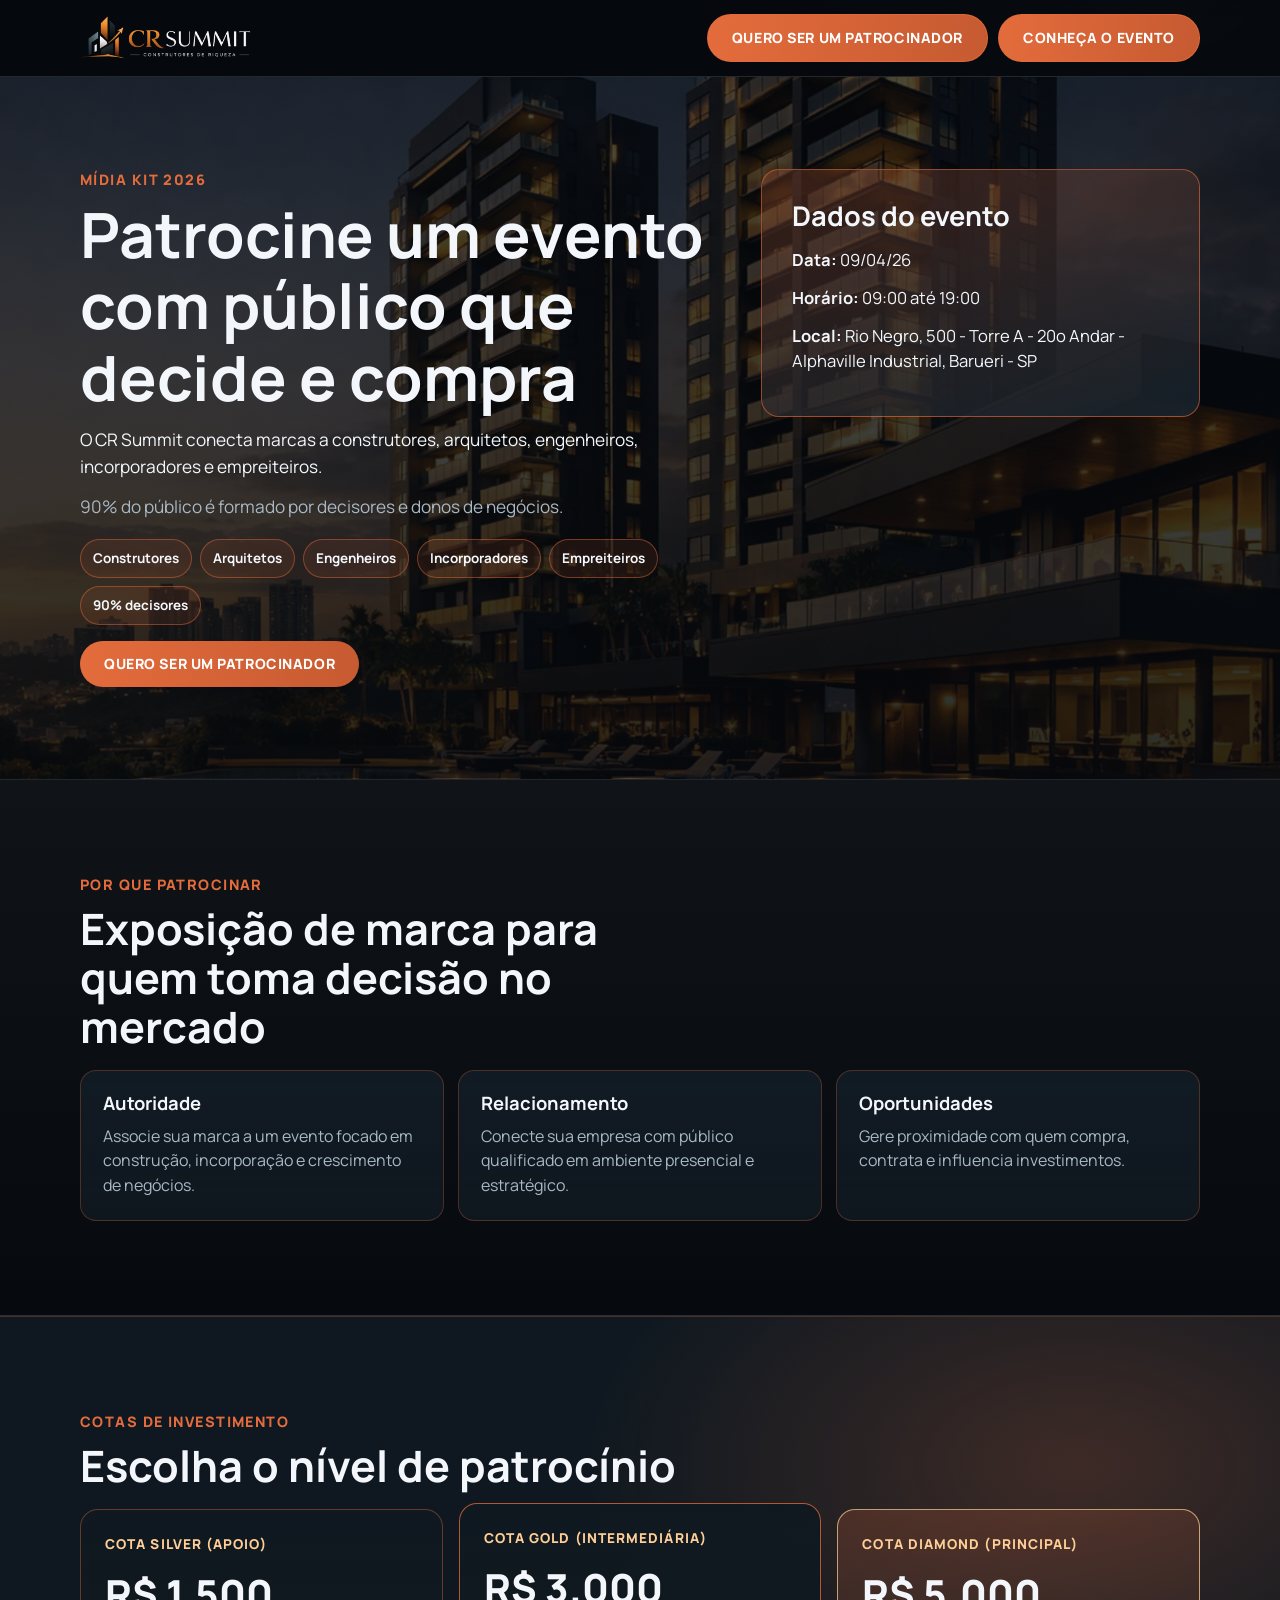
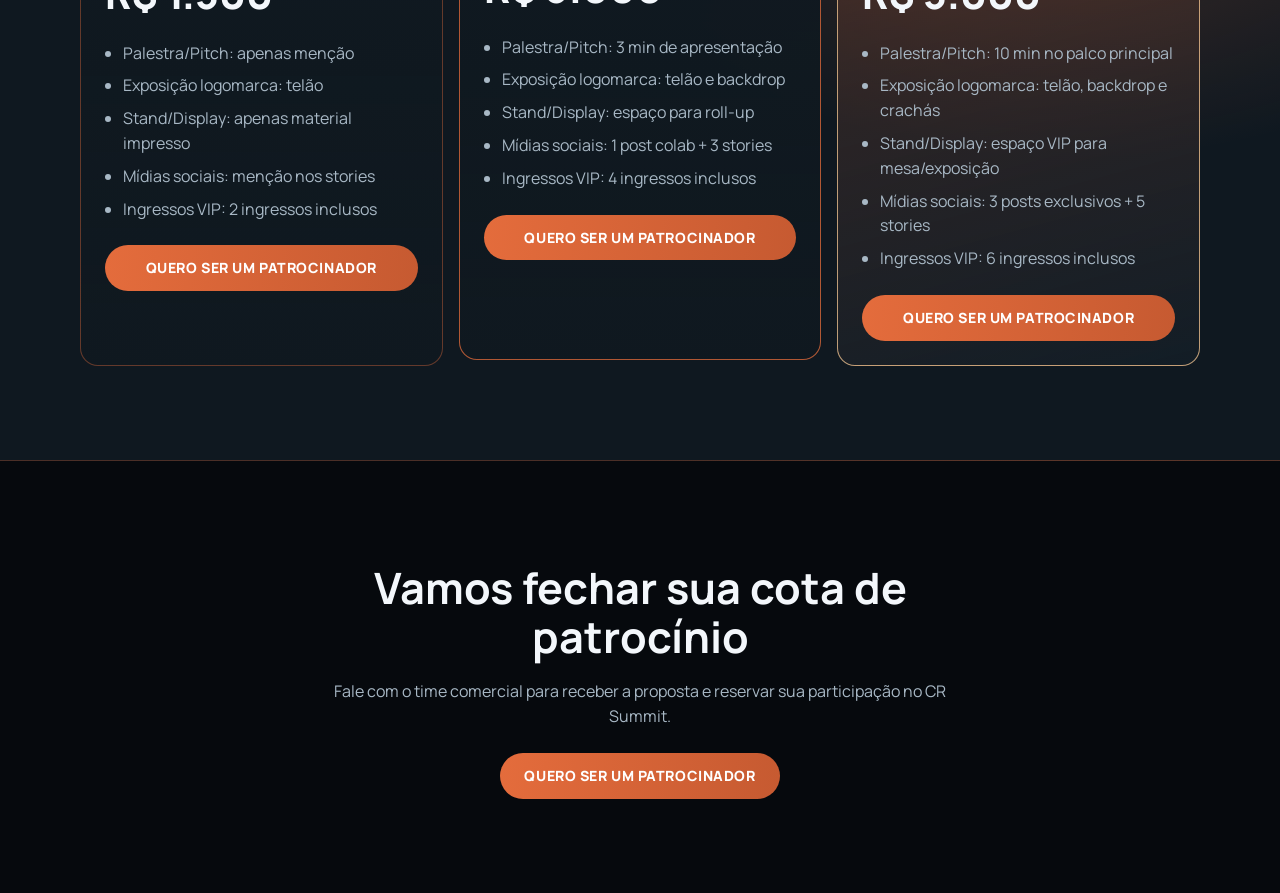
<file: patrocinadores/index.html>
<!doctype html>
<html lang="pt-BR">
  <head>
    <meta charset="UTF-8" />
    <meta name="viewport" content="width=device-width, initial-scale=1.0" />
    <title>Mídia Kit | Patrocinadores CR Summit</title>
    <meta
      name="description"
      content="Página de mídia kit para captação de patrocinadores do CR Summit."
    />
    <link rel="preconnect" href="https://fonts.googleapis.com" />
    <link rel="preconnect" href="https://fonts.gstatic.com" crossorigin />
    <link
      href="https://fonts.googleapis.com/css2?family=Manrope:wght@400;500;700;800&display=swap"
      rel="stylesheet"
    />
    <link rel="stylesheet" href="./midia-kit-patrocinadores.css?v=20260323-2" />
  </head>
  <body>
    <header class="topbar">
      <div class="container topbar-wrap">
        <img src="../assets/images/logo-v2.webp" alt="CR Summit" class="logo" />
        <div class="topbar-actions">
          <a class="btn btn-outline" href="https://wa.me/5511999172001" target="_blank" rel="noopener noreferrer">Quero ser um patrocinador</a>
          <a class="btn btn-outline" href="../index.html">Conheça o evento</a>
        </div>
      </div>
    </header>

    <main>
      <section class="hero">
        <div class="container hero-grid">
          <div>
            <p class="kicker">Mídia Kit 2026</p>
            <h1>Patrocine um evento com público que decide e compra</h1>
            <p class="lead">
              O CR Summit conecta marcas a construtores, arquitetos, engenheiros,
              incorporadores e empreiteiros.
            </p>
            <p class="lead muted">
              90% do público é formado por decisores e donos de negócios.
            </p>
            <div class="chips">
              <span>Construtores</span>
              <span>Arquitetos</span>
              <span>Engenheiros</span>
              <span>Incorporadores</span>
              <span>Empreiteiros</span>
              <span>90% decisores</span>
            </div>
            <div class="hero-actions">
              <a class="btn" href="https://wa.me/5511999172001?text=Tenho%20interesse%20em%20patrocinar%20o%20CR%20Summit" target="_blank" rel="noopener noreferrer">Quero ser um patrocinador</a>
            </div>
          </div>

          <aside class="event-card">
            <h2>Dados do evento</h2>
            <p><strong>Data:</strong> 09/04/26</p>
            <p><strong>Horário:</strong> 09:00 até 19:00</p>
            <p>
              <strong>Local:</strong> Rio Negro, 500 - Torre A - 20o Andar -
              Alphaville Industrial, Barueri - SP
            </p>
          </aside>
        </div>
      </section>

      <section class="section section-dark">
        <div class="container">
          <p class="kicker">Por que patrocinar</p>
          <h2>Exposição de marca para quem toma decisão no mercado</h2>
          <div class="benefits">
            <article class="card">
              <h3>Autoridade</h3>
              <p>
                Associe sua marca a um evento focado em construção, incorporação
                e crescimento de negócios.
              </p>
            </article>
            <article class="card">
              <h3>Relacionamento</h3>
              <p>
                Conecte sua empresa com público qualificado em ambiente
                presencial e estratégico.
              </p>
            </article>
            <article class="card">
              <h3>Oportunidades</h3>
              <p>
                Gere proximidade com quem compra, contrata e influencia
                investimentos.
              </p>
            </article>
          </div>
        </div>
      </section>

      <section class="section section-pricing" id="cotas">
        <div class="container">
          <p class="kicker">Cotas de investimento</p>
          <h2>Escolha o nível de patrocínio</h2>
          <div class="pricing-grid">
            <article class="tier tier-silver">
              <p class="tier-name">Cota Silver (Apoio)</p>
              <p class="tier-price">R$ 1.500</p>
              <ul>
                <li>Palestra/Pitch: apenas menção</li>
                <li>Exposição logomarca: telão</li>
                <li>Stand/Display: apenas material impresso</li>
                <li>Mídias sociais: menção nos stories</li>
                <li>Ingressos VIP: 2 ingressos inclusos</li>
              </ul>
              <a class="btn tier-btn" href="https://wa.me/5511999172001?text=Tenho%20interesse%20na%20cota%20Silver%20(Apoio)" target="_blank" rel="noopener noreferrer">Quero ser um patrocinador</a>
            </article>

            <article class="tier tier-gold">
              <p class="tier-name">Cota Gold (Intermediária)</p>
              <p class="tier-price">R$ 3.000</p>
              <ul>
                <li>Palestra/Pitch: 3 min de apresentação</li>
                <li>Exposição logomarca: telão e backdrop</li>
                <li>Stand/Display: espaço para roll-up</li>
                <li>Mídias sociais: 1 post colab + 3 stories</li>
                <li>Ingressos VIP: 4 ingressos inclusos</li>
              </ul>
              <a class="btn tier-btn" href="https://wa.me/5511999172001?text=Tenho%20interesse%20na%20cota%20Gold%20(Intermediaria)" target="_blank" rel="noopener noreferrer">Quero ser um patrocinador</a>
            </article>

            <article class="tier tier-diamond">
              <p class="tier-name">Cota Diamond (Principal)</p>
              <p class="tier-price">R$ 5.000</p>
              <ul>
                <li>Palestra/Pitch: 10 min no palco principal</li>
                <li>Exposição logomarca: telão, backdrop e crachás</li>
                <li>Stand/Display: espaço VIP para mesa/exposição</li>
                <li>Mídias sociais: 3 posts exclusivos + 5 stories</li>
                <li>Ingressos VIP: 6 ingressos inclusos</li>
              </ul>
              <a class="btn tier-btn" href="https://wa.me/5511999172001?text=Tenho%20interesse%20na%20cota%20Diamond%20(Principal)" target="_blank" rel="noopener noreferrer">Quero ser um patrocinador</a>
            </article>
          </div>
        </div>
      </section>

      <section class="section section-cta" id="contato">
        <div class="container cta-wrap">
          <h2>Vamos fechar sua cota de patrocínio</h2>
          <p>
            Fale com o time comercial para receber a proposta e reservar sua
            participação no CR Summit.
          </p>
          <a class="btn" href="https://wa.me/5511999172001?text=Tenho%20interesse%20em%20patrocinar%20o%20CR%20Summit" target="_blank" rel="noopener noreferrer">Quero ser um patrocinador</a>
        </div>
      </section>
    </main>
  </body>
</html>
</file>
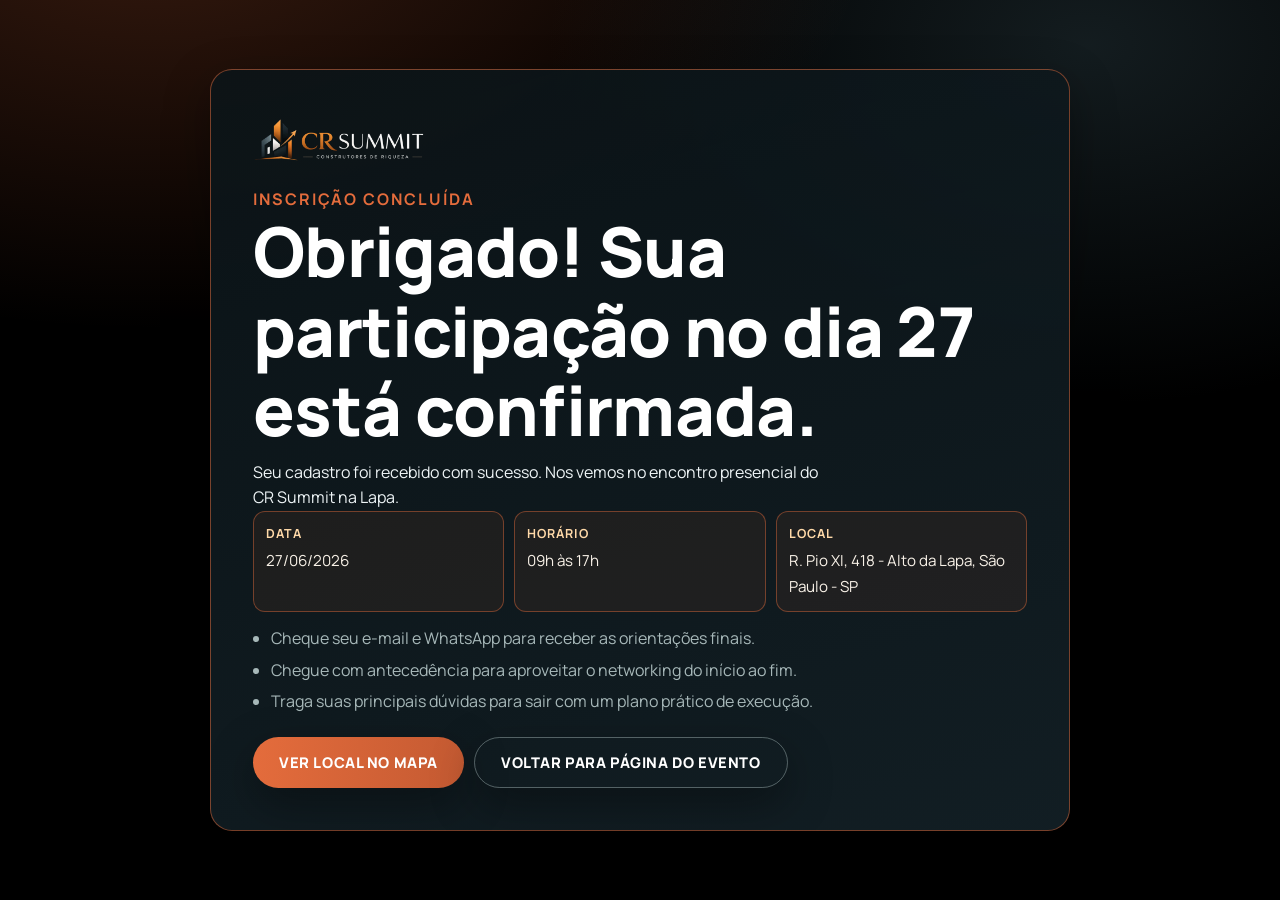
<file: encontro/obrigado/index.html>
<!doctype html>
<html lang="pt-BR">
  <head>
    <meta charset="UTF-8" />
    <meta name="viewport" content="width=device-width, initial-scale=1.0" />
    <title>CR Summit | Participação Confirmada</title>
    <meta
      name="description"
      content="Participação confirmada no encontro do dia 27 de junho do CR Summit. Confira os detalhes e próximos passos."
    />
    <link rel="preconnect" href="https://fonts.googleapis.com" />
    <link rel="preconnect" href="https://fonts.gstatic.com" crossorigin />
    <link
      href="https://fonts.googleapis.com/css2?family=Manrope:wght@400;500;600;700;800&display=swap"
      rel="stylesheet"
    />
    <link rel="stylesheet" href="../../styles.css?v=20260323-1225" />
    <style>
      body.obrigado-page {
        min-height: 100vh;
        padding-bottom: 0;
        display: flex;
        align-items: center;
      }

      .obrigado-wrap {
        width: min(860px, 92%);
        margin: 40px auto;
      }

      .obrigado-card {
        border-radius: 22px;
        border: 1px solid rgba(228, 108, 60, 0.5);
        background: linear-gradient(165deg, rgba(11, 20, 24, 0.9), rgba(22, 37, 44, 0.8));
        box-shadow: 0 16px 45px rgba(0, 0, 0, 0.35);
        padding: clamp(24px, 4vw, 42px);
      }

      .obrigado-logo {
        width: 172px;
        margin-bottom: 18px;
      }

      .obrigado-card h1 {
        max-width: 18ch;
        margin-bottom: 10px;
      }

      .obrigado-card p {
        margin: 0;
      }

      .obrigado-lead {
        color: #eef4f6;
        max-width: 58ch;
        margin-bottom: 18px;
      }

      .obrigado-grid {
        display: grid;
        grid-template-columns: repeat(3, minmax(0, 1fr));
        gap: 10px;
        margin: 0 0 14px;
      }

      .obrigado-item {
        margin: 0;
        padding: 12px;
        border-radius: 12px;
        border: 1px solid rgba(228, 108, 60, 0.44);
        background: rgba(228, 108, 60, 0.08);
      }

      .obrigado-item strong {
        display: block;
        color: #ffd9a8;
        font-size: 0.78rem;
        text-transform: uppercase;
        letter-spacing: 0.08em;
        margin-bottom: 4px;
      }

      .obrigado-item span {
        color: #f8f1e7;
        font-size: 0.95rem;
        line-height: 1.35;
      }

      .obrigado-next {
        margin: 0 0 22px;
        padding-left: 18px;
        color: #a7b8b9;
      }

      .obrigado-next li {
        margin-bottom: 6px;
      }

      .obrigado-actions {
        display: flex;
        flex-wrap: wrap;
        gap: 10px;
      }

      .btn.btn-outline {
        background: transparent;
        border: 1px solid rgba(167, 184, 185, 0.45);
      }

      @media (max-width: 860px) {
        body.obrigado-page {
          align-items: flex-start;
        }

        .obrigado-wrap {
          margin-top: 22px;
          margin-bottom: 24px;
        }

        .obrigado-grid {
          grid-template-columns: 1fr;
        }
      }
    </style>
  </head>
  <body class="obrigado-page">
    <main class="obrigado-wrap">
      <section class="obrigado-card" aria-labelledby="titulo-obrigado">
        <img class="obrigado-logo" src="../../assets/images/logo-v2.webp" alt="CR Summit" />
        <p class="eyebrow">Inscrição concluída</p>
        <h1 id="titulo-obrigado">Obrigado! Sua participação no dia 27 está confirmada.</h1>
        <p class="obrigado-lead">
          Seu cadastro foi recebido com sucesso. Nos vemos no encontro presencial do CR Summit na Lapa.
        </p>

        <div class="obrigado-grid" aria-label="Detalhes do encontro">
          <p class="obrigado-item"><strong>Data</strong><span>27/06/2026</span></p>
          <p class="obrigado-item"><strong>Horário</strong><span>09h às 17h</span></p>
          <p class="obrigado-item">
            <strong>Local</strong>
            <span>R. Pio XI, 418 - Alto da Lapa, São Paulo - SP</span>
          </p>
        </div>

        <ul class="obrigado-next">
          <li>Cheque seu e-mail e WhatsApp para receber as orientações finais.</li>
          <li>Chegue com antecedência para aproveitar o networking do início ao fim.</li>
          <li>Traga suas principais dúvidas para sair com um plano prático de execução.</li>
        </ul>

        <div class="obrigado-actions">
          <a class="btn" href="https://share.google/iznhdN9aXXvI6bwbH" target="_blank" rel="noopener noreferrer">
            Ver local no mapa
          </a>
          <a class="btn btn-outline" href="../">Voltar para página do evento</a>
        </div>
      </section>
    </main>
  </body>
</html>
</file>
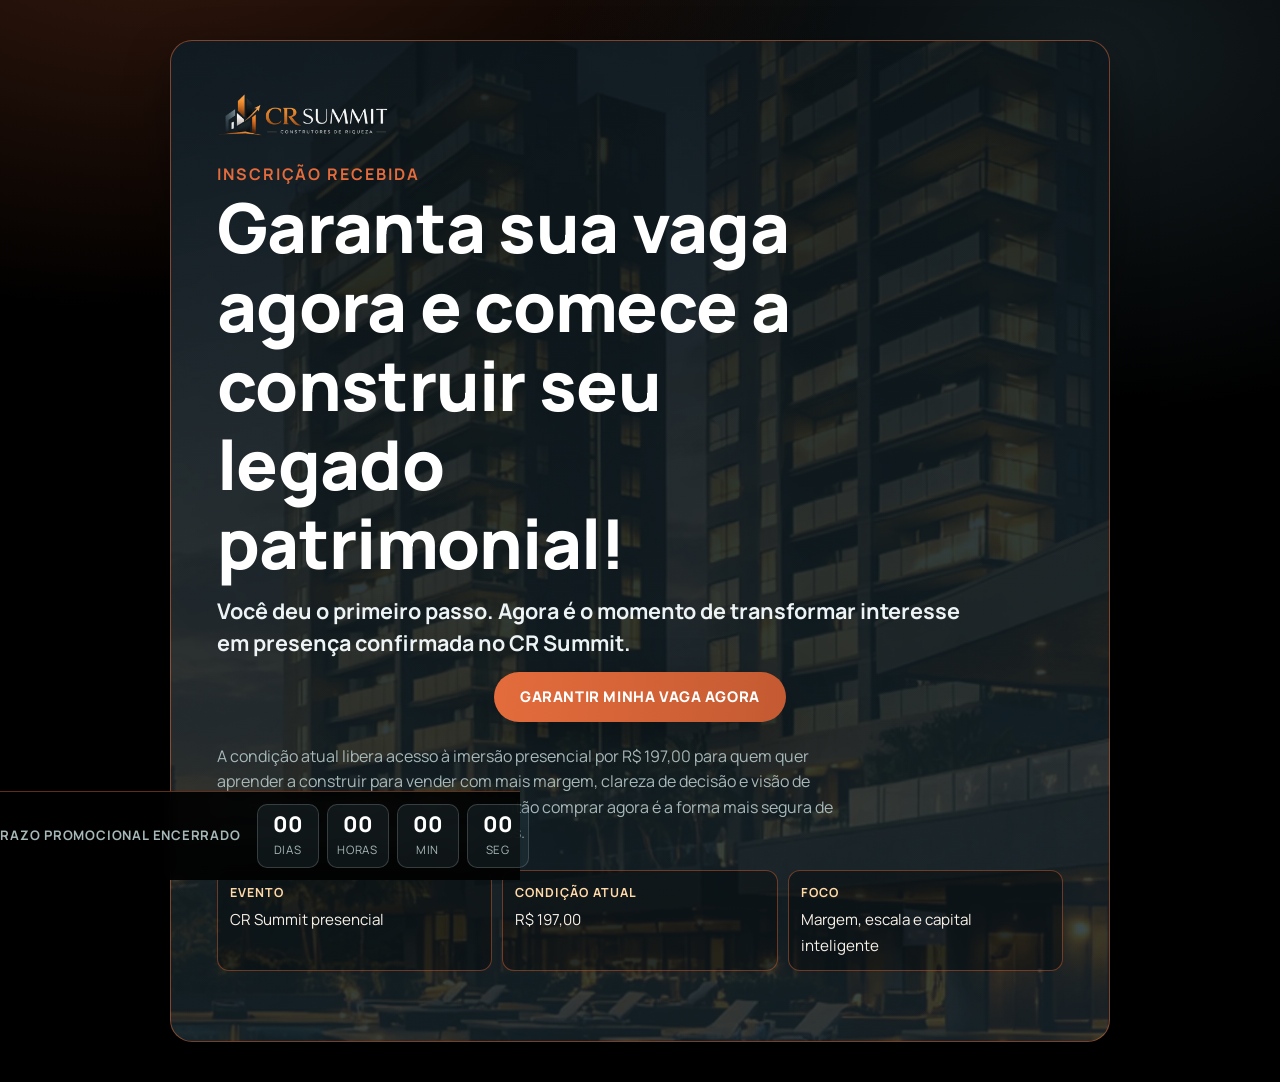
<file: inscricao/obrigado/index.html>
<!doctype html>
<html lang="pt-BR">
  <head>
    <meta charset="UTF-8" />
    <meta name="viewport" content="width=device-width, initial-scale=1.0" />
    <title>CR Summit | Inscri&ccedil;&atilde;o Recebida</title>
    <meta
      name="description"
      content="Sua inscri&ccedil;&atilde;o no CR Summit foi recebida. Aproveite a condi&ccedil;&atilde;o atual para garantir sua vaga agora."
    />
    <link rel="preconnect" href="https://fonts.googleapis.com" />
    <link rel="preconnect" href="https://fonts.gstatic.com" crossorigin />
    <link
      href="https://fonts.googleapis.com/css2?family=Manrope:wght@400;500;600;700;800&display=swap"
      rel="stylesheet"
    />
    <link rel="stylesheet" href="../../styles.css?v=20260509-inscricao" />
    <style>
      body.obrigado-page {
        min-height: 100vh;
        padding-bottom: 0;
        display: flex;
        align-items: center;
      }

      .obrigado-wrap {
        width: min(940px, 92%);
        margin: 40px auto;
      }

      .obrigado-card {
        border-radius: 22px;
        border: 1px solid rgba(228, 108, 60, 0.5);
        background:
          linear-gradient(165deg, rgba(11, 20, 24, 0.92), rgba(22, 37, 44, 0.82)),
          url("../../assets/images/hero-desktop.webp") center / cover no-repeat;
        box-shadow: 0 16px 45px rgba(0, 0, 0, 0.35);
        padding: clamp(24px, 4vw, 46px);
      }

      .obrigado-logo {
        width: 172px;
        margin-bottom: 18px;
      }

      .obrigado-card h1 {
        max-width: 14ch;
        margin-bottom: 12px;
      }

      .obrigado-subhead {
        max-width: 54ch;
        margin: 0 0 14px;
        color: #eef4f6;
        font-size: clamp(1.08rem, 2vw, 1.35rem);
        font-weight: 700;
        line-height: 1.45;
      }

      .obrigado-text {
        max-width: 62ch;
        margin: 0 0 24px;
        color: var(--muted);
      }

      .obrigado-offer {
        display: grid;
        grid-template-columns: repeat(3, minmax(0, 1fr));
        gap: 10px;
        margin: 0 0 24px;
      }

      .obrigado-item {
        margin: 0;
        padding: 12px;
        border-radius: 12px;
        border: 1px solid rgba(228, 108, 60, 0.44);
        background: rgba(0, 0, 0, 0.32);
      }

      .obrigado-item strong {
        display: block;
        color: #ffd9a8;
        font-size: 0.78rem;
        text-transform: uppercase;
        letter-spacing: 0.08em;
        margin-bottom: 4px;
      }

      .obrigado-item span {
        color: #f8f1e7;
        font-size: 0.95rem;
        line-height: 1.35;
      }

      .obrigado-actions {
        display: flex;
        flex-wrap: wrap;
        gap: 10px;
      }

      .obrigado-countdown {
        max-width: 520px;
        margin: 0 0 20px;
      }

      .obrigado-actions-primary {
        justify-content: center;
        margin: 0 0 22px;
      }

      .btn.btn-outline {
        background: transparent;
        border: 1px solid rgba(167, 184, 185, 0.45);
      }

      @media (max-width: 860px) {
        body.obrigado-page {
          align-items: flex-start;
        }

        .obrigado-wrap {
          margin-top: 22px;
          margin-bottom: 24px;
        }

        .obrigado-offer {
          grid-template-columns: 1fr;
        }
      }
    </style>
  </head>
  <body class="obrigado-page">
    <main class="obrigado-wrap">
      <section class="obrigado-card" aria-labelledby="titulo-obrigado">
        <img class="obrigado-logo" src="../../assets/images/logo-v2.webp" alt="CR Summit" />
        <p class="eyebrow">Inscri&ccedil;&atilde;o recebida</p>
        <h1 id="titulo-obrigado">Garanta sua vaga agora e comece a construir seu legado patrimonial!</h1>
        <p class="obrigado-subhead">
          Voc&ecirc; deu o primeiro passo. Agora &eacute; o momento de transformar interesse em presen&ccedil;a confirmada no CR Summit.
        </p>
        <div class="countdown obrigado-countdown" id="countdown" aria-live="polite">
          <p class="countdown-label">Encerramento do lote promocional em:</p>
          <div class="countdown-grid">
            <div class="countdown-item">
              <span id="cd-days">00</span>
              <small>dias</small>
            </div>
            <div class="countdown-item">
              <span id="cd-hours">00</span>
              <small>horas</small>
            </div>
            <div class="countdown-item">
              <span id="cd-minutes">00</span>
              <small>min</small>
            </div>
            <div class="countdown-item">
              <span id="cd-seconds">00</span>
              <small>seg</small>
            </div>
          </div>
        </div>
        <div class="obrigado-actions obrigado-actions-primary">
          <a
            class="btn"
            href="https://pay.hotmart.com/K104818226D?checkoutMode=10&amp;hotfeature=51&amp;_hi=eyJjaWQiOiIxNzczMTAxMDM1MDg2Nzc0NjQ2MTEzMjU4OTIzMTAwIiwiYmlkIjoiMTc3MzEwMTAzNTA4Njc3NDY0NjExMzI1ODkyMzEwMCIsInNpZCI6IjRlNGRhMDJkYzcyNzQ0ZTQ5NTIwZDQzYWY0NjU3YTJlIn0=.1773325927229"
            target="_blank"
            rel="noopener noreferrer"
          >
            GARANTIR MINHA VAGA AGORA
          </a>
        </div>
        <p class="obrigado-text">
          A condi&ccedil;&atilde;o atual libera acesso &agrave; imers&atilde;o presencial por R$ 197,00 para quem quer aprender a construir para vender com mais margem, clareza de decis&atilde;o e vis&atilde;o de investidor. O lote pode virar sem aviso, ent&atilde;o comprar agora &eacute; a forma mais segura de manter essa oportunidade nas suas m&atilde;os.
        </p>

        <div class="obrigado-offer" aria-label="Resumo da oportunidade">
          <p class="obrigado-item"><strong>Evento</strong><span>CR Summit presencial</span></p>
          <p class="obrigado-item"><strong>Condi&ccedil;&atilde;o atual</strong><span>R$ 197,00</span></p>
          <p class="obrigado-item"><strong>Foco</strong><span>Margem, escala e capital inteligente</span></p>
        </div>
      </section>
    </main>
    <script src="../../script.js?v=20260509-inscricao-obrigado"></script>
  </body>
</html>
</file>
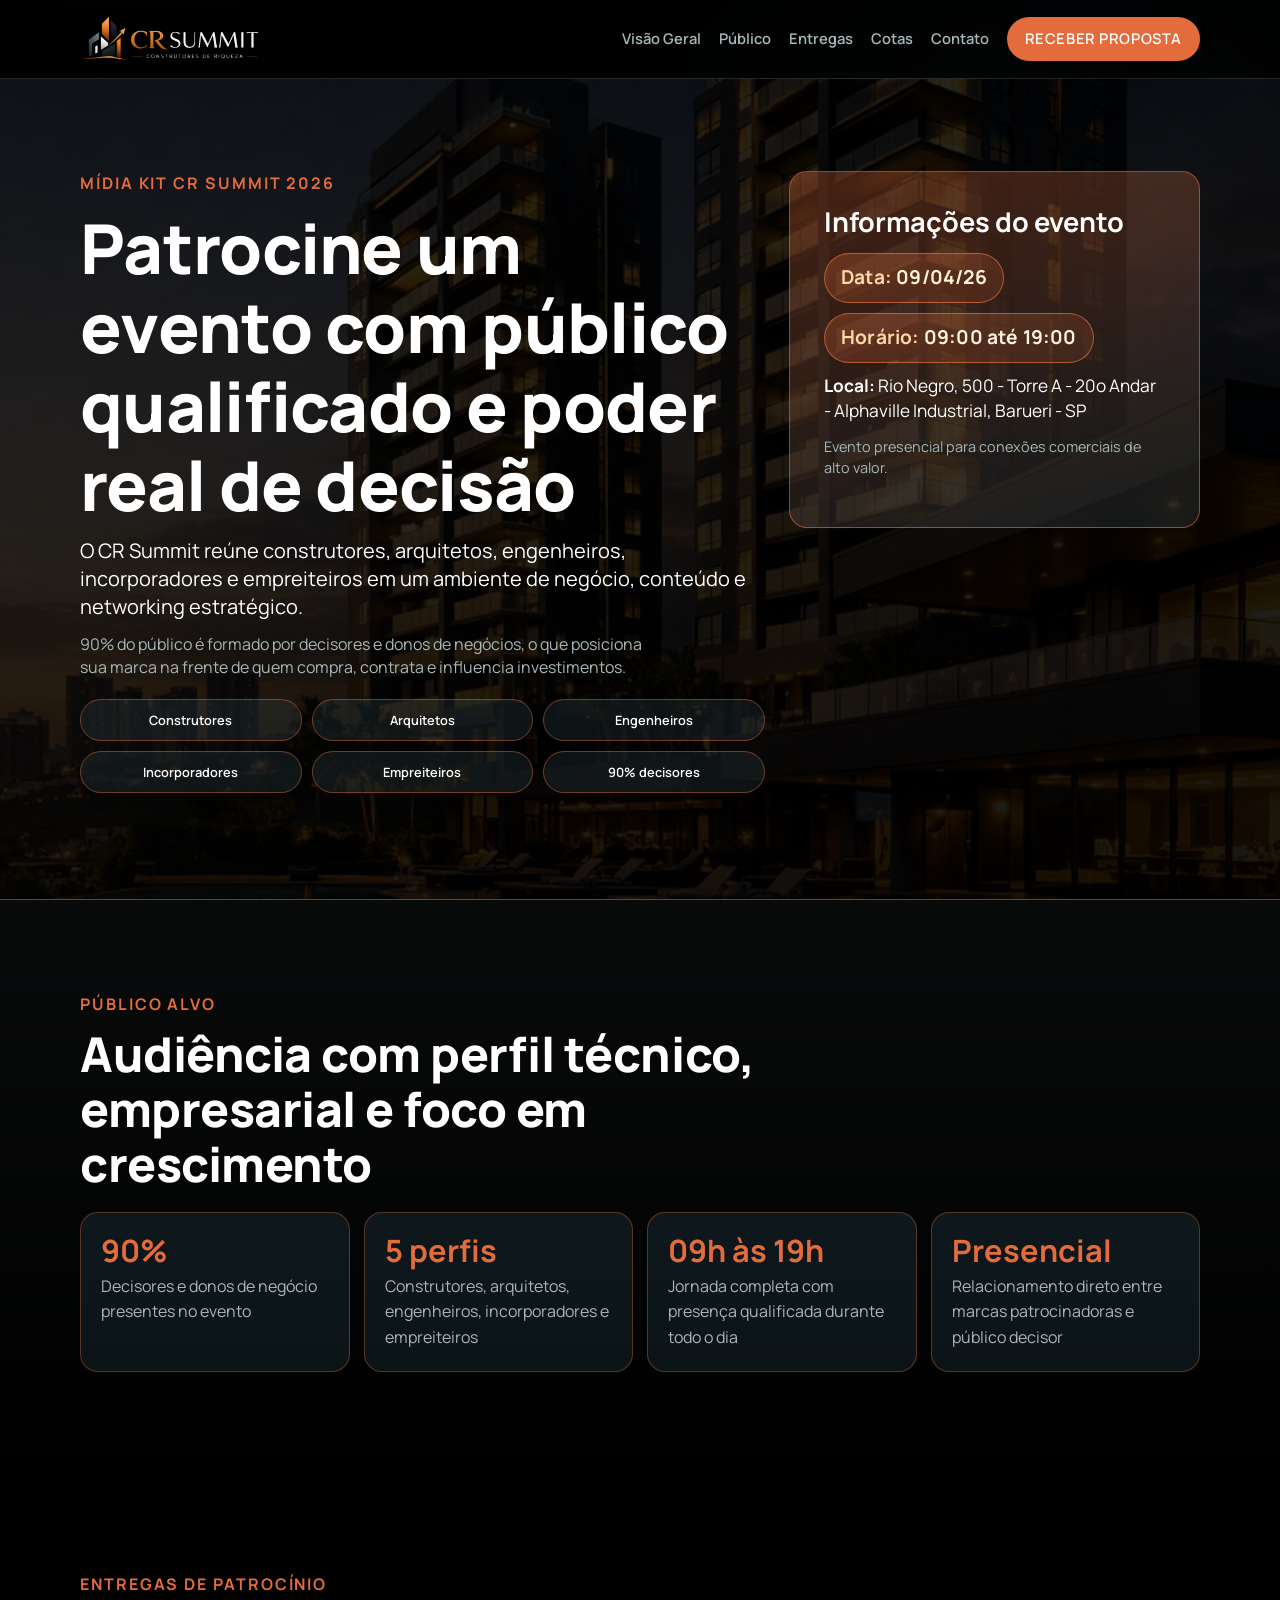
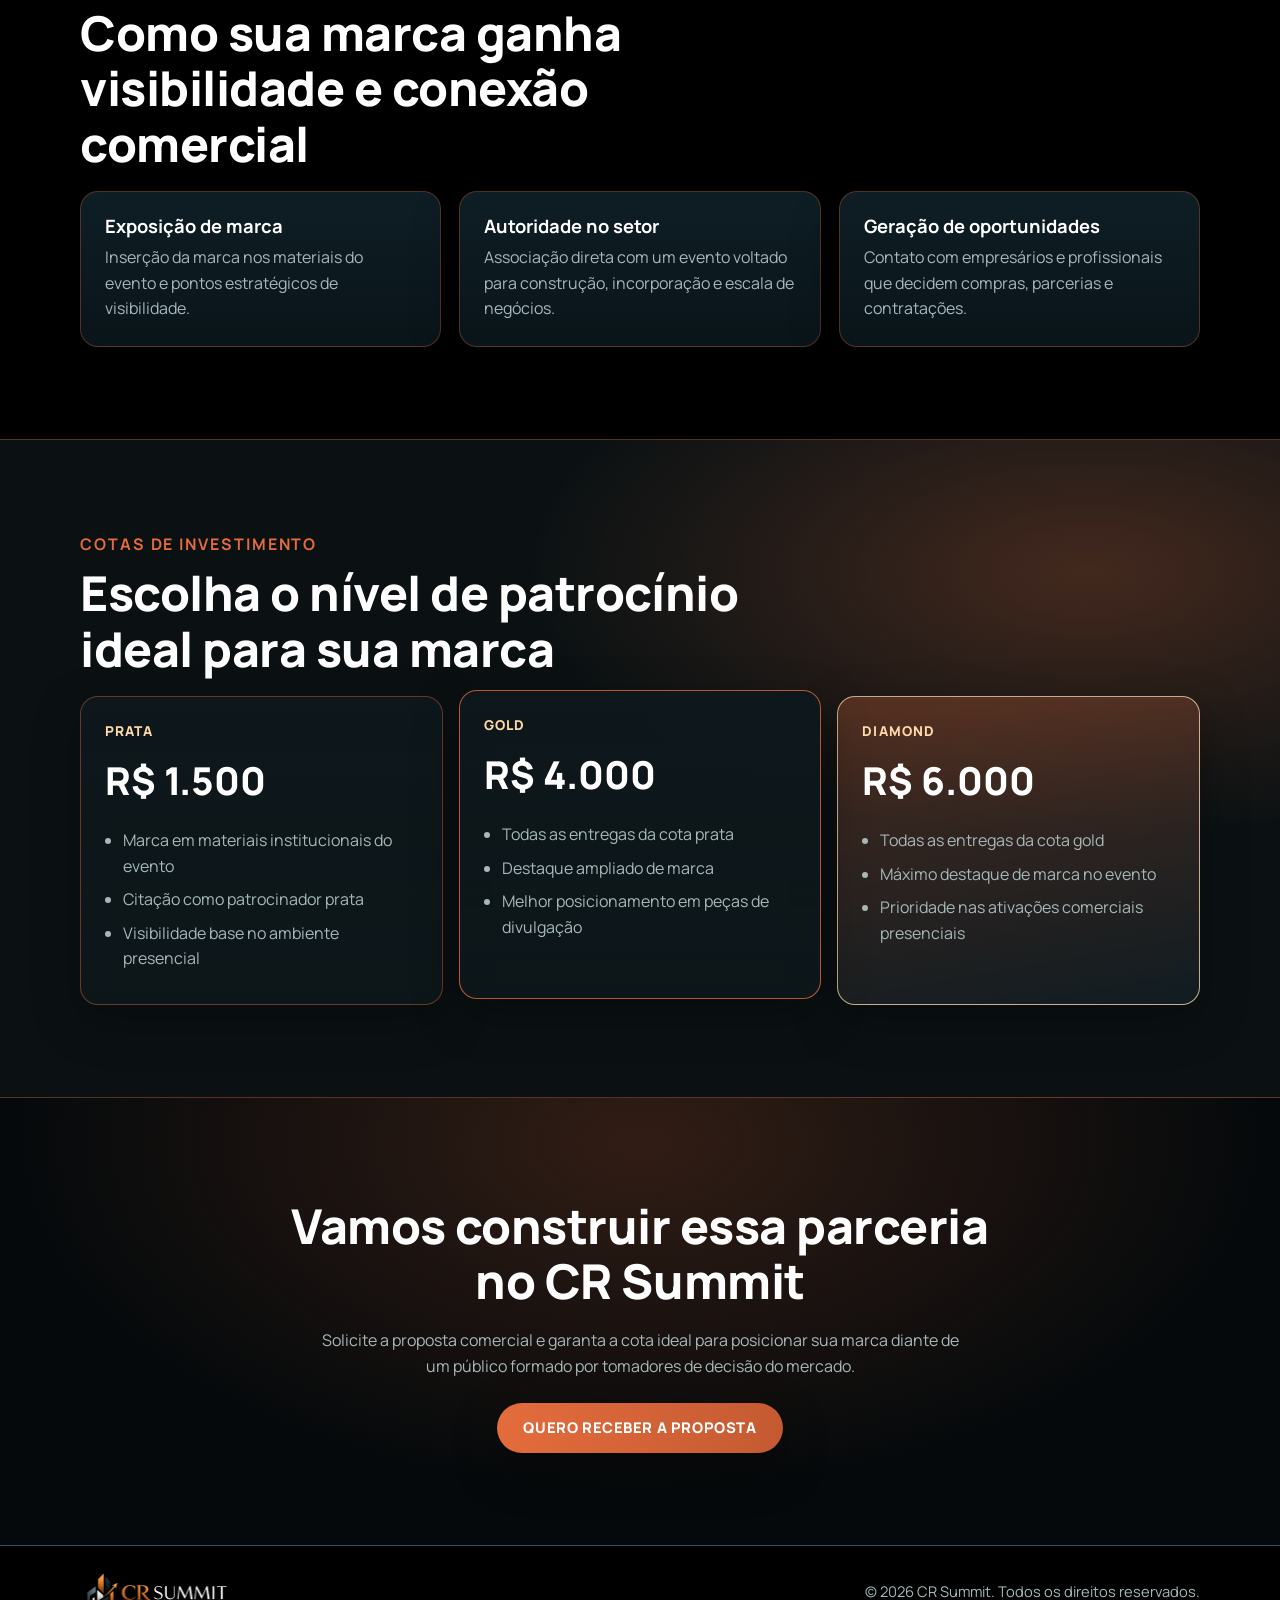
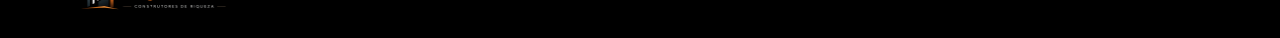
<file: midia-kit.html>
<!doctype html>
<html lang="pt-BR">
  <head>
    <meta charset="UTF-8" />
    <meta name="viewport" content="width=device-width, initial-scale=1.0" />
    <title>Mídia Kit | Patrocínio CR Summit</title>
    <meta
      name="description"
      content="Mídia kit oficial do CR Summit para captação de patrocinadores com foco em público decisor do mercado de construção e incorporação."
    />
    <link rel="preconnect" href="https://fonts.googleapis.com" />
    <link rel="preconnect" href="https://fonts.gstatic.com" crossorigin />
    <link
      href="https://fonts.googleapis.com/css2?family=Manrope:wght@400;500;600;700;800&display=swap"
      rel="stylesheet"
    />
    <link rel="stylesheet" href="styles.css" />
  </head>
  <body class="media-kit-page">
    <header class="site-header" id="topo">
      <div class="container header-wrap">
        <a class="logo" href="#topo" aria-label="CR Summit">
          <img src="assets/images/logo-v2.webp" alt="CR Summit" />
        </a>

        <button class="menu-toggle" aria-expanded="false" aria-controls="main-nav">Menu</button>

        <nav id="main-nav" class="nav">
          <a href="#visao">Visão Geral</a>
          <a href="#publico">Público</a>
          <a href="#entregas">Entregas</a>
          <a href="#cotas">Cotas</a>
          <a href="#contato">Contato</a>
          <a class="btn btn-small" href="#contato">Receber Proposta</a>
        </nav>
      </div>
    </header>

    <main>
      <section class="section media-hero" id="visao">
        <div class="container media-hero-wrap">
          <div class="media-hero-copy">
            <p class="eyebrow">Mídia Kit CR Summit 2026</p>
            <h1>Patrocine um evento com público qualificado e poder real de decisão</h1>
            <p class="lead">
              O CR Summit reúne construtores, arquitetos, engenheiros, incorporadores e empreiteiros em um ambiente de
              negócio, conteúdo e networking estratégico.
            </p>
            <p class="lead-sub">
              90% do público é formado por decisores e donos de negócios, o que posiciona sua marca na frente de quem
              compra, contrata e influencia investimentos.
            </p>
            <div class="hero-trust">
              <span>Construtores</span>
              <span>Arquitetos</span>
              <span>Engenheiros</span>
              <span>Incorporadores</span>
              <span>Empreiteiros</span>
              <span>90% decisores</span>
            </div>
          </div>

          <aside class="highlight-box media-event-box">
            <h3>Informações do evento</h3>
            <p class="event-emphasis"><strong>Data:</strong> 09/04/26</p>
            <p class="event-emphasis"><strong>Horário:</strong> 09:00 até 19:00</p>
            <p><strong>Local:</strong> Rio Negro, 500 - Torre A - 20o Andar - Alphaville Industrial, Barueri - SP</p>
            <p class="tiny">Evento presencial para conexões comerciais de alto valor.</p>
          </aside>
        </div>
      </section>

      <section class="section section-dark" id="publico">
        <div class="container">
          <p class="section-kicker">Público Alvo</p>
          <h2>Audiência com perfil técnico, empresarial e foco em crescimento</h2>

          <div class="proof-stats media-stats">
            <article class="proof-stat">
              <h3>90%</h3>
              <p>Decisores e donos de negócio presentes no evento</p>
            </article>
            <article class="proof-stat">
              <h3>5 perfis</h3>
              <p>Construtores, arquitetos, engenheiros, incorporadores e empreiteiros</p>
            </article>
            <article class="proof-stat">
              <h3>09h às 19h</h3>
              <p>Jornada completa com presença qualificada durante todo o dia</p>
            </article>
            <article class="proof-stat">
              <h3>Presencial</h3>
              <p>Relacionamento direto entre marcas patrocinadoras e público decisor</p>
            </article>
          </div>
        </div>
      </section>

      <section class="section" id="entregas">
        <div class="container">
          <p class="section-kicker">Entregas de Patrocínio</p>
          <h2>Como sua marca ganha visibilidade e conexão comercial</h2>

          <div class="cards cards-3">
            <article class="card">
              <h3>Exposição de marca</h3>
              <p>Inserção da marca nos materiais do evento e pontos estratégicos de visibilidade.</p>
            </article>
            <article class="card">
              <h3>Autoridade no setor</h3>
              <p>Associação direta com um evento voltado para construção, incorporação e escala de negócios.</p>
            </article>
            <article class="card">
              <h3>Geração de oportunidades</h3>
              <p>Contato com empresários e profissionais que decidem compras, parcerias e contratações.</p>
            </article>
          </div>
        </div>
      </section>

      <section class="section section-gold" id="cotas">
        <div class="container">
          <p class="section-kicker">Cotas de Investimento</p>
          <h2>Escolha o nível de patrocínio ideal para sua marca</h2>

          <div class="sponsor-grid">
            <article class="sponsor-card sponsor-card-silver">
              <p class="sponsor-tier">Prata</p>
              <p class="sponsor-price">R$ 1.500</p>
              <ul class="sponsor-list">
                <li>Marca em materiais institucionais do evento</li>
                <li>Citação como patrocinador prata</li>
                <li>Visibilidade base no ambiente presencial</li>
              </ul>
            </article>

            <article class="sponsor-card sponsor-card-gold">
              <p class="sponsor-tier">Gold</p>
              <p class="sponsor-price">R$ 4.000</p>
              <ul class="sponsor-list">
                <li>Todas as entregas da cota prata</li>
                <li>Destaque ampliado de marca</li>
                <li>Melhor posicionamento em peças de divulgação</li>
              </ul>
            </article>

            <article class="sponsor-card sponsor-card-diamond">
              <p class="sponsor-tier">Diamond</p>
              <p class="sponsor-price">R$ 6.000</p>
              <ul class="sponsor-list">
                <li>Todas as entregas da cota gold</li>
                <li>Máximo destaque de marca no evento</li>
                <li>Prioridade nas ativações comerciais presenciais</li>
              </ul>
            </article>
          </div>
        </div>
      </section>

      <section class="section final-cta" id="contato">
        <div class="container center">
          <h2>Vamos construir essa parceria no CR Summit</h2>
          <p>
            Solicite a proposta comercial e garanta a cota ideal para posicionar sua marca diante de um público formado
            por tomadores de decisão do mercado.
          </p>
          <a class="btn" href="mailto:contato@crsummit.com.br?subject=Proposta%20de%20Patrocinio%20-%20CR%20Summit">
            QUERO RECEBER A PROPOSTA
          </a>
        </div>
      </section>
    </main>

    <footer class="site-footer">
      <div class="container footer-wrap">
        <img src="assets/images/logo-v2.webp" alt="CR Summit" />
        <p>© <span id="year"></span> CR Summit. Todos os direitos reservados.</p>
      </div>
    </footer>

    <script src="script.js"></script>
  </body>
</html>
</file>
<file: patrocinadores/midia-kit-patrocinadores.css>
:root {
  --bg: #06090d;
  --bg-soft: #0f1820;
  --card: #121c25;
  --line: #2b3b47;
  --text: #f3f7fb;
  --muted: #a8b8c5;
  --accent: #e46c3c;
  --accent-2: #ffcf97;
}

* {
  box-sizing: border-box;
}

html,
body {
  margin: 0;
  padding: 0;
}

body {
  font-family: "Manrope", sans-serif;
  color: var(--text);
  background:
    radial-gradient(900px 500px at 10% -20%, rgba(228, 108, 60, 0.2), transparent 60%),
    radial-gradient(800px 450px at 90% 0%, rgba(59, 89, 113, 0.18), transparent 60%),
    var(--bg);
  line-height: 1.55;
}

.container {
  width: min(1120px, 92%);
  margin-inline: auto;
}

.topbar {
  position: sticky;
  top: 0;
  z-index: 30;
  background: rgba(6, 9, 13, 0.86);
  backdrop-filter: blur(8px);
  border-bottom: 1px solid rgba(168, 184, 197, 0.18);
}

.topbar-wrap {
  min-height: 76px;
  display: flex;
  align-items: center;
  justify-content: space-between;
  gap: 16px;
}

.topbar-actions {
  display: flex;
  align-items: center;
  gap: 10px;
}

.logo {
  width: 172px;
  height: auto;
}

.section {
  padding: clamp(58px, 8vw, 94px) 0;
}

.hero {
  padding-top: clamp(58px, 8vw, 92px);
  padding-bottom: clamp(58px, 8vw, 92px);
  background:
    linear-gradient(180deg, rgba(6, 9, 13, 0.72), rgba(6, 9, 13, 0.84)),
    url("../assets/images/hero-desktop.webp");
  background-size: cover;
  background-position: center;
  background-repeat: no-repeat;
}

.hero-grid {
  display: grid;
  grid-template-columns: 1.2fr 0.8fr;
  gap: 22px;
  align-items: start;
}

.kicker {
  margin: 0;
  text-transform: uppercase;
  letter-spacing: 0.1em;
  font-size: 0.9rem;
  font-weight: 800;
  color: var(--accent);
}

h1,
h2,
h3 {
  margin: 0;
  line-height: 1.14;
}

h1 {
  margin-top: 8px;
  font-size: clamp(2rem, 5vw, 3.9rem);
  max-width: 16ch;
}

h2 {
  margin-top: 8px;
  margin-bottom: 18px;
  font-size: clamp(1.65rem, 4vw, 2.7rem);
  max-width: 22ch;
}

h3 {
  font-size: 1.15rem;
}

.lead {
  margin: 14px 0 0;
  max-width: 58ch;
  font-size: 1.08rem;
}

.muted {
  color: var(--muted);
}

.chips {
  margin-top: 18px;
  display: flex;
  flex-wrap: wrap;
  gap: 8px;
}

.chips span {
  border-radius: 999px;
  border: 1px solid rgba(228, 108, 60, 0.45);
  background: rgba(228, 108, 60, 0.1);
  padding: 8px 12px;
  font-size: 0.84rem;
  font-weight: 700;
}

.hero-actions {
  margin-top: 16px;
}

.event-card {
  background: linear-gradient(165deg, rgba(228, 108, 60, 0.22), rgba(23, 35, 45, 0.88));
  border: 1px solid rgba(228, 108, 60, 0.58);
  border-radius: 18px;
  padding: 30px;
}

.event-card h2 {
  margin: 0 0 16px;
  font-size: 1.7rem;
}

.event-card p {
  margin: 0 0 12px;
  font-size: 1.04rem;
}

.section-dark {
  background: linear-gradient(180deg, rgba(168, 184, 197, 0.06), rgba(168, 184, 197, 0));
  border-top: 1px solid rgba(168, 184, 197, 0.16);
  border-bottom: 1px solid rgba(168, 184, 197, 0.16);
}

.benefits {
  display: grid;
  grid-template-columns: repeat(3, minmax(0, 1fr));
  gap: 14px;
}

.card {
  border-radius: 16px;
  border: 1px solid rgba(228, 108, 60, 0.28);
  background: linear-gradient(180deg, rgba(18, 28, 37, 0.95), rgba(18, 28, 37, 0.7));
  padding: 22px;
}

.card p {
  margin: 10px 0 0;
  color: var(--muted);
}

.section-pricing {
  background:
    radial-gradient(700px 420px at 84% 20%, rgba(228, 108, 60, 0.22), transparent 70%),
    var(--bg-soft);
  border-top: 1px solid rgba(228, 108, 60, 0.28);
  border-bottom: 1px solid rgba(228, 108, 60, 0.28);
}

.pricing-grid {
  display: grid;
  grid-template-columns: repeat(3, minmax(0, 1fr));
  gap: 16px;
}

.tier {
  border-radius: 18px;
  border: 1px solid rgba(228, 108, 60, 0.4);
  background: linear-gradient(180deg, rgba(16, 25, 32, 0.95), rgba(16, 25, 32, 0.76));
  padding: 24px;
}

.tier-name {
  margin: 0;
  text-transform: uppercase;
  letter-spacing: 0.08em;
  font-size: 0.85rem;
  color: var(--accent-2);
  font-weight: 800;
}

.tier-price {
  margin: 8px 0 16px;
  font-size: clamp(1.7rem, 3.8vw, 2.5rem);
  font-weight: 800;
}

.tier ul {
  margin: 0;
  padding-left: 18px;
  color: var(--muted);
}

.tier li {
  margin-bottom: 8px;
}

.tier-btn {
  width: 100%;
  margin-top: 16px;
}

.tier-gold {
  border-color: rgba(228, 108, 60, 0.76);
  transform: translateY(-6px);
}

.tier-diamond {
  border-color: rgba(255, 207, 151, 0.72);
  background: linear-gradient(165deg, rgba(228, 108, 60, 0.2), rgba(19, 30, 39, 0.9));
}

.section-cta {
  text-align: center;
}

.section-cta h2 {
  margin-left: auto;
  margin-right: auto;
}

.cta-wrap p {
  margin: 0 auto 24px;
  max-width: 62ch;
  color: var(--muted);
}

.btn {
  display: inline-flex;
  align-items: center;
  justify-content: center;
  border-radius: 999px;
  border: 0;
  padding: 12px 24px;
  text-transform: uppercase;
  letter-spacing: 0.04em;
  font-weight: 800;
  font-size: 0.88rem;
  color: #ffffff;
  background: linear-gradient(95deg, #e46c3c, #c65a31);
  text-decoration: none;
  transition: transform 0.14s ease, filter 0.14s ease, box-shadow 0.14s ease;
}

.btn:hover {
  filter: brightness(1.08);
  transform: translateY(-1px);
  box-shadow: 0 8px 18px rgba(0, 0, 0, 0.24);
}

.btn:active {
  transform: translateY(1px) scale(0.99);
  box-shadow: none;
}

.btn-outline {
  border: 1px solid rgba(228, 108, 60, 0.56);
  background: transparent;
}

.topbar-actions .btn.btn-outline {
  border: 1px solid rgba(228, 108, 60, 0.78) !important;
  background: linear-gradient(95deg, #e46c3c, #c65a31) !important;
  color: #ffffff !important;
}

@media (max-width: 980px) {
  .hero-grid,
  .benefits,
  .pricing-grid {
    grid-template-columns: 1fr;
  }

  .tier-gold {
    transform: none;
  }

  .topbar-actions {
    gap: 8px;
  }

  .topbar-actions .btn {
    padding: 10px 14px;
    font-size: 0.72rem;
  }

  .hero {
    background:
      linear-gradient(180deg, rgba(6, 9, 13, 0.72), rgba(6, 9, 13, 0.88)),
      url("../assets/images/hero-mobile.webp");
    background-size: cover;
    background-position: center top;
  }
}
</file>
<file: styles.css>
:root {
  --bg: #000000;
  --bg-soft: #38515a;
  --ink: #ffffff;
  --muted: #a7b8b9;
  --gold: #7a6200;
  --gold-strong: #e46c3c;
  --line: #38515a;
  --card: #0f1a1e;
  --ok: #1f8f54;
  --radius: 18px;
  --shadow: 0 16px 45px rgba(0, 0, 0, 0.35);
}

* {
  box-sizing: border-box;
}

html,
body {
  margin: 0;
  padding: 0;
}

body {
  font-family: "Manrope", sans-serif;
  color: var(--ink);
  background:
    radial-gradient(1200px 700px at 12% -10%, rgba(228, 108, 60, 0.24), transparent 60%),
    radial-gradient(900px 600px at 85% 5%, rgba(56, 81, 90, 0.35), transparent 60%),
    var(--bg);
  line-height: 1.6;
  padding-bottom: 112px;
}

img {
  max-width: 100%;
  display: block;
}

a {
  color: inherit;
  text-decoration: none;
}

.container {
  width: min(1120px, 92%);
  margin-inline: auto;
}

.site-header {
  position: sticky;
  top: 0;
  z-index: 40;
  backdrop-filter: blur(12px);
  background: rgba(0, 0, 0, 0.82);
  border-bottom: 1px solid rgba(167, 184, 185, 0.22);
}

.header-wrap {
  min-height: 78px;
  display: flex;
  align-items: center;
  justify-content: space-between;
  gap: 24px;
}

.logo img {
  width: 180px;
  height: auto;
}

.nav {
  display: flex;
  align-items: center;
  gap: 18px;
}

.nav a {
  color: var(--muted);
  font-weight: 600;
  font-size: 0.92rem;
}

.nav a:hover {
  color: var(--ink);
}

.site-header .nav a.btn {
  color: #ffffff;
  background: #e46c3c;
  opacity: 1;
}

.site-header .nav a.btn:hover {
  color: #ffffff;
  background: #cf5f33;
}

.menu-toggle {
  display: none;
}

.hero {
  position: relative;
  overflow: hidden;
  border-bottom: 1px solid var(--line);
  min-height: min(96vh, 940px);
}

.hero-bg {
  position: absolute;
  inset: 0;
  z-index: 0;
}

.hero-bg img {
  width: 100%;
  height: 100%;
  object-fit: cover;
  object-position: center top;
  opacity: 0.28;
}

.hero-mobile {
  display: none;
}

.hero::after {
  content: "";
  position: absolute;
  inset: 0;
  background: linear-gradient(180deg, rgba(0, 0, 0, 0.34), rgba(0, 0, 0, 0.94));
}

.hero-content {
  position: relative;
  z-index: 2;
  min-height: min(96vh, 940px);
  display: flex;
  align-items: flex-start;
  justify-content: space-between;
  gap: 24px;
  padding-top: 96px;
  padding-bottom: 92px;
}

.hero-copy {
  width: min(100%, 620px);
  display: grid;
  gap: 12px;
}

.hero-art {
  width: min(42vw, 520px);
  display: flex;
  align-items: flex-end;
  justify-content: flex-end;
}

.hero-art img {
  width: 100%;
  max-height: min(80vh, 780px);
  height: auto;
  object-fit: contain;
  filter: drop-shadow(0 18px 40px rgba(0, 0, 0, 0.55));
  will-change: transform;
  transition: transform 0.12s linear;
}

.hero-trust {
  display: grid;
  grid-template-columns: repeat(3, minmax(0, 1fr));
  gap: 10px;
  margin-top: 8px;
  margin-bottom: 14px;
}

.hero-trust span {
  display: flex;
  align-items: center;
  justify-content: center;
  text-align: center;
  min-height: 42px;
  line-height: 1.25;
  padding: 8px 10px;
  border-radius: 999px;
  border: 1px solid rgba(228, 108, 60, 0.45);
  background: rgba(56, 81, 90, 0.24);
  color: var(--ink);
  font-size: 0.8rem;
  font-weight: 600;
}

.hero-event-card {
  margin-top: 12px;
  width: min(100%, 620px);
  display: grid;
  grid-template-columns: repeat(2, minmax(0, 1fr));
  gap: 10px;
  padding: 12px;
  border-radius: 16px;
  border: 1px solid rgba(228, 108, 60, 0.58);
  background: linear-gradient(160deg, rgba(11, 20, 24, 0.9), rgba(22, 37, 44, 0.78));
  box-shadow: 0 10px 26px rgba(0, 0, 0, 0.36);
}

.hero-event-item {
  margin: 0;
  display: grid;
  gap: 4px;
  padding: 10px 12px;
  border-radius: 12px;
  border: 1px solid rgba(228, 108, 60, 0.45);
  background: rgba(228, 108, 60, 0.08);
}

.hero-event-label {
  color: rgba(255, 217, 168, 0.88);
  text-transform: uppercase;
  letter-spacing: 0.08em;
  font-size: 0.68rem;
  font-weight: 800;
}

.hero-event-item strong {
  color: #f8f1e7;
  font-size: 0.98rem;
  line-height: 1.35;
}

.hero-event-item-local {
  grid-column: 1 / -1;
}

.eyebrow,
.section-kicker {
  letter-spacing: 0.12em;
  text-transform: uppercase;
  color: var(--gold-strong);
  font-weight: 700;
  font-size: clamp(0.92rem, 1.25vw, 1.08rem);
  margin: 0;
}

h1,
h2,
h3 {
  margin: 0;
  line-height: 1.15;
  font-family: "Manrope", sans-serif;
}

h1 {
  font-size: clamp(2.1rem, 6vw, 4.3rem);
  font-weight: 800;
  letter-spacing: -0.01em;
  max-width: 18ch;
}

h2 {
  font-size: clamp(1.8rem, 4.6vw, 3rem);
  font-weight: 800;
  letter-spacing: -0.01em;
  max-width: 22ch;
  margin-top: 8px;
  margin-bottom: 20px;
}

h3 {
  font-size: 1.15rem;
  font-weight: 700;
  margin-bottom: 8px;
}

.lead {
  font-size: clamp(1.02rem, 2.2vw, 1.25rem);
  color: var(--ink);
  max-width: 62ch;
  line-height: 1.4;
  margin: 0;
}

.lead-sub {
  margin: 0;
  max-width: 58ch;
  line-height: 1.45;
  color: var(--muted);
}

.countdown {
  position: fixed;
  left: 0;
  right: 0;
  bottom: 0;
  z-index: 90;
  margin: 0;
  width: 100%;
  max-width: none;
  padding: 12px 20px;
  border-radius: 0;
  border-top: 1px solid rgba(228, 108, 60, 0.42);
  background: rgba(0, 0, 0, 0.9);
  backdrop-filter: blur(8px);
  display: flex;
  align-items: center;
  justify-content: center;
  gap: 16px;
}

.countdown-label {
  margin: 0;
  font-size: 0.82rem;
  letter-spacing: 0.06em;
  text-transform: uppercase;
  color: var(--muted);
  font-weight: 700;
  white-space: nowrap;
}

.countdown-grid {
  display: grid;
  grid-template-columns: repeat(4, minmax(62px, 74px));
  gap: 8px;
}

.countdown-item {
  border-radius: 10px;
  border: 1px solid rgba(167, 184, 185, 0.25);
  background: rgba(56, 81, 90, 0.24);
  padding: 8px 6px;
  text-align: center;
}

.countdown-item span {
  display: block;
  font-size: 1.35rem;
  line-height: 1;
  font-weight: 800;
  color: var(--ink);
}

.countdown-item small {
  display: block;
  margin-top: 6px;
  font-size: 0.72rem;
  text-transform: uppercase;
  letter-spacing: 0.06em;
  color: var(--muted);
}

.hero-cta-row {
  display: flex;
  flex-wrap: wrap;
  align-items: center;
  gap: 14px;
  margin-top: 10px;
}

.btn {
  display: inline-flex;
  align-items: center;
  justify-content: center;
  border: 0;
  border-radius: 999px;
  padding: 13px 26px;
  font-size: 0.92rem;
  font-weight: 800;
  letter-spacing: 0.04em;
  text-transform: uppercase;
  color: #ffffff;
  background: linear-gradient(95deg, #e46c3c, #c45a32);
  box-shadow: var(--shadow);
  transition: transform 0.25s ease, filter 0.25s ease;
}

.btn:hover {
  transform: translateY(-2px);
  filter: brightness(1.05);
}

.btn-small {
  padding: 10px 18px;
  font-size: 0.8rem;
}

.btn-strong {
  width: 100%;
  min-height: 52px;
}

.micro-proof {
  color: var(--muted);
  font-size: clamp(1rem, 1.5vw, 1.08rem);
  font-weight: 700;
}

.section {
  padding: clamp(64px, 8vw, 92px) 0;
}

.section-dark {
  background: linear-gradient(180deg, rgba(153, 173, 180, 0.06), rgba(153, 173, 180, 0));
}

.section-head {
  display: grid;
  grid-template-columns: minmax(0, 1fr) minmax(280px, 0.72fr);
  gap: 24px;
  align-items: end;
  margin-bottom: 26px;
}

.section-head p:last-child {
  margin: 0 0 22px;
  color: var(--muted);
}

.testimonials-video-section {
  background:
    radial-gradient(760px 420px at 12% 18%, rgba(228, 108, 60, 0.18), transparent 70%),
    rgba(6, 10, 12, 0.82);
  border-top: 1px solid rgba(228, 108, 60, 0.22);
  border-bottom: 1px solid rgba(167, 184, 185, 0.16);
}

.video-grid {
  width: calc(100vw - 24px);
  margin-left: calc(50% - 50vw + 12px);
  display: grid;
  grid-template-columns: repeat(6, minmax(0, 1fr));
  gap: 10px;
}

.video-card {
  overflow: hidden;
  border-radius: 12px;
  border: 1px solid rgba(167, 184, 185, 0.22);
  background: linear-gradient(180deg, rgba(15, 26, 30, 0.96), rgba(15, 26, 30, 0.74));
  box-shadow: 0 12px 32px rgba(0, 0, 0, 0.28);
}

.video-card video {
  display: block;
  width: 100%;
  aspect-ratio: 9 / 16;
  background: #000000;
  object-fit: contain;
}

.video-card-featured video {
  aspect-ratio: 9 / 16;
}

.video-card-copy {
  padding: 10px;
}

.video-card-copy span {
  display: block;
  margin-bottom: 4px;
  color: #ffd9a8;
  font-size: 0.64rem;
  font-weight: 800;
  letter-spacing: 0.08em;
  text-transform: uppercase;
}

.video-card-copy h3 {
  margin: 0;
  font-size: clamp(0.72rem, 1vw, 0.9rem);
  line-height: 1.25;
}

.event-gallery-section {
  background:
    radial-gradient(720px 360px at 85% 6%, rgba(56, 81, 90, 0.35), transparent 70%),
    rgba(0, 0, 0, 0.36);
}

.event-gallery {
  display: grid;
  grid-template-columns: repeat(4, minmax(0, 1fr));
  grid-auto-rows: 190px;
  gap: 12px;
}

.gallery-item {
  margin: 0;
  overflow: hidden;
  border-radius: var(--radius);
  border: 1px solid rgba(167, 184, 185, 0.2);
  background: var(--card);
}

.gallery-item-large {
  grid-column: span 2;
  grid-row: span 2;
}

.gallery-item img {
  width: 100%;
  height: 100%;
  object-fit: cover;
  transition: transform 0.45s ease, filter 0.45s ease;
}

.gallery-item:hover img {
  transform: scale(1.04);
  filter: brightness(1.08);
}

.cards {
  display: grid;
  gap: 18px;
}

.proof-stats {
  display: grid;
  grid-template-columns: repeat(4, minmax(0, 1fr));
  gap: 14px;
  margin-bottom: 16px;
}

.proof-stat {
  border-radius: var(--radius);
  padding: 20px;
  border: 1px solid rgba(228, 108, 60, 0.36);
  background: linear-gradient(180deg, rgba(15, 26, 30, 0.95), rgba(15, 26, 30, 0.75));
}

.proof-stat h3 {
  margin: 0 0 6px;
  font-size: clamp(1.4rem, 2.7vw, 2rem);
  color: var(--gold-strong);
}

.proof-stat p {
  margin: 0;
  color: var(--muted);
}

.proof-testimonials {
  display: grid;
  grid-template-columns: repeat(3, minmax(0, 1fr));
  gap: 14px;
  margin-top: 14px;
}

.testimonial-card {
  border-radius: 14px;
  border: 1px solid rgba(167, 184, 185, 0.22);
  background: rgba(255, 255, 255, 0.02);
  padding: 18px;
}

.testimonial-card p {
  margin: 0 0 12px;
  color: #eef4f6;
}

.testimonial-card span {
  font-size: 0.86rem;
  color: var(--muted);
  font-weight: 700;
}

.authority-wrap {
  display: grid;
  gap: 24px;
  grid-template-columns: 1.2fr 0.8fr;
  align-items: start;
}

.authority-panel {
  border-radius: var(--radius);
  border: 1px solid rgba(228, 108, 60, 0.4);
  background: linear-gradient(165deg, rgba(56, 81, 90, 0.34), rgba(16, 33, 41, 0.82));
  padding: 22px;
}

.authority-tags {
  display: flex;
  flex-wrap: wrap;
  gap: 10px;
}

.authority-tags span {
  padding: 8px 10px;
  border-radius: 10px;
  border: 1px solid rgba(167, 184, 185, 0.33);
  background: rgba(0, 0, 0, 0.35);
  font-size: 0.83rem;
  color: var(--ink);
}

.cards-3 {
  grid-template-columns: repeat(3, minmax(0, 1fr));
}

.card {
  background: linear-gradient(180deg, rgba(16, 33, 41, 0.9), rgba(16, 33, 41, 0.62));
  border: 1px solid rgba(228, 108, 60, 0.32);
  border-radius: var(--radius);
  padding: 24px;
  box-shadow: var(--shadow);
}

.card p {
  margin: 0;
  color: var(--muted);
}

.split {
  display: grid;
  gap: 24px;
  grid-template-columns: 1.2fr 0.8fr;
  align-items: start;
}

.check-list {
  margin: 20px 0 28px;
  padding-left: 18px;
}

.check-list li {
  margin-bottom: 6px;
}

.highlight-box {
  border-radius: var(--radius);
  background: linear-gradient(170deg, rgba(228, 108, 60, 0.2), rgba(122, 98, 0, 0.12));
  border: 1px solid rgba(228, 108, 60, 0.56);
  padding: 34px;
  font-size: 1.08rem;
}

.highlight-box h3 {
  margin: 0 0 16px;
  font-size: 1.7rem;
}

.highlight-box p {
  margin: 0 0 14px;
  line-height: 1.45;
}

.highlight-box .event-emphasis {
  display: inline-block;
  margin: 0 0 10px;
  padding: 10px 16px;
  border-radius: 999px;
  border: 1px solid rgba(228, 108, 60, 0.72);
  background: linear-gradient(160deg, rgba(228, 108, 60, 0.28), rgba(228, 108, 60, 0.12));
  color: #fff4db;
  font-weight: 700;
  font-size: 1.2rem;
  letter-spacing: 0.01em;
}

.highlight-box .event-emphasis strong {
  color: #ffd9a8;
}

.tiny {
  font-size: 0.9rem;
  color: var(--muted);
}

.speaker-grid {
  display: grid;
  grid-template-columns: repeat(4, minmax(0, 1fr));
  gap: 16px;
}

.speaker-card {
  border-radius: var(--radius);
  border: 1px solid var(--line);
  background: var(--card);
  overflow: hidden;
}

.speaker-card img {
  width: 100%;
  height: 270px;
  object-fit: cover;
}

.speaker-card h3,
.speaker-card p {
  padding-inline: 16px;
}

.speaker-card h3 {
  margin-top: 14px;
}

.speaker-card p {
  margin: 0 0 18px;
  color: var(--muted);
}

.icon-card img {
  width: 36px;
  margin-bottom: 12px;
}

.section-gold {
  background:
    radial-gradient(800px 380px at 85% 20%, rgba(228, 108, 60, 0.26), transparent 70%),
    rgba(12, 18, 20, 0.96);
  border-top: 1px solid rgba(228, 108, 60, 0.36);
  border-bottom: 1px solid rgba(228, 108, 60, 0.36);
}

.price-wrap {
  display: grid;
  grid-template-columns: 1fr 1fr;
  gap: 24px;
  align-items: center;
}

.offer-copy {
  display: grid;
  gap: 10px;
}

.offer-lead {
  margin: 0;
  color: #f0f5f7;
}

.offer-stack {
  margin: 2px 0 6px;
  padding-left: 18px;
}

.offer-stack li {
  margin-bottom: 6px;
  color: var(--muted);
}

.offer-anchor {
  margin: 0;
  color: var(--muted);
  font-size: 0.96rem;
}

.offer-anchor strong {
  color: #f0f5f7;
}

.price-old {
  margin: 0;
  color: var(--muted);
  text-decoration: line-through;
  font-size: 1.15rem;
}

.price-now {
  margin: 2px 0 6px;
  font-size: clamp(2rem, 4vw, 3rem);
  font-weight: 800;
  color: var(--gold-strong);
}

.price-cta {
  background: rgba(9, 19, 24, 0.72);
  border: 1px solid rgba(228, 108, 60, 0.44);
  border-radius: var(--radius);
  padding: 22px;
}

.price-cta p {
  margin: 12px 0 0;
  color: var(--muted);
  font-size: 0.9rem;
}

.lead-form {
  display: grid;
  gap: 16px;
}

.form-field {
  display: grid;
  gap: 7px;
}

.form-field label {
  color: #f0f5f7;
  font-size: 0.88rem;
  font-weight: 700;
}

.form-field input {
  width: 100%;
  min-height: 50px;
  border: 1px solid rgba(167, 184, 185, 0.34);
  border-radius: 10px;
  background: rgba(0, 0, 0, 0.28);
  color: #ffffff;
  padding: 12px 14px;
  font: inherit;
  outline: none;
  transition: border-color 0.2s ease, box-shadow 0.2s ease;
}

.form-field input:focus {
  border-color: var(--gold-strong);
  box-shadow: 0 0 0 3px rgba(228, 108, 60, 0.16);
}

.form-consent {
  display: grid;
  grid-template-columns: auto 1fr;
  gap: 10px;
  align-items: start;
  color: var(--muted);
  font-size: 0.8rem;
  line-height: 1.45;
  cursor: pointer;
}

.form-consent input {
  width: 17px;
  height: 17px;
  margin-top: 2px;
  accent-color: var(--gold-strong);
}

.lead-form .btn {
  width: 100%;
  border: 0;
  cursor: pointer;
}

.lead-form .btn:disabled {
  cursor: wait;
  opacity: 0.7;
}

.price-cta .form-status {
  min-height: 20px;
  margin: 0;
  color: #b7e4c7;
  text-align: center;
}

.price-cta .form-status.is-error {
  color: #ffb4a2;
}

.urgency-box {
  margin-top: 14px;
  border-radius: 12px;
  border: 1px solid rgba(228, 108, 60, 0.42);
  background: rgba(0, 0, 0, 0.36);
  padding: 12px;
}

.urgency-box p {
  margin: 0 0 8px;
  font-size: 0.86rem;
  color: #e8edf0;
}

.urgency-box p:last-child {
  margin-bottom: 0;
}

.faq-list {
  display: grid;
  gap: 10px;
}

.faq-list details {
  border: 1px solid var(--line);
  border-radius: 12px;
  padding: 14px 16px;
  background: rgba(255, 255, 255, 0.01);
}

.faq-list summary {
  cursor: pointer;
  font-weight: 700;
}

.faq-list p {
  margin: 10px 0 2px;
  color: var(--muted);
}

.final-cta {
  text-align: center;
  background:
    radial-gradient(900px 500px at 50% 10%, rgba(228, 108, 60, 0.2), transparent 70%),
    rgba(6, 10, 12, 0.95);
}

.final-cta p {
  max-width: 64ch;
  margin: 0 auto 24px;
  color: var(--muted);
}

.final-cta h2 {
  margin-inline: auto;
}

.site-footer {
  border-top: 1px solid var(--line);
  background: #000000;
}

.footer-wrap {
  min-height: 92px;
  display: flex;
  align-items: center;
  justify-content: space-between;
  gap: 16px;
}

.footer-wrap img {
  width: 148px;
}

.footer-wrap p {
  margin: 0;
  color: var(--muted);
  font-size: 0.92rem;
}

body.media-kit-page {
  padding-bottom: 0;
}

.media-hero {
  position: relative;
  overflow: clip;
  border-bottom: 1px solid var(--line);
  background:
    linear-gradient(160deg, rgba(0, 0, 0, 0.82), rgba(0, 0, 0, 0.9)),
    url("assets/images/hero-desktop.webp") center / cover no-repeat;
}

.media-hero-wrap {
  display: grid;
  grid-template-columns: 1.25fr 0.75fr;
  gap: 24px;
  align-items: start;
}

.media-hero-copy {
  display: grid;
  gap: 12px;
}

.media-hero-copy h1 {
  max-width: 16ch;
}

.media-event-box {
  background: linear-gradient(165deg, rgba(228, 108, 60, 0.3), rgba(56, 81, 90, 0.28));
}

.media-stats .proof-stat h3 {
  font-size: clamp(1.3rem, 2.4vw, 2.05rem);
}

.sponsor-grid {
  display: grid;
  grid-template-columns: repeat(3, minmax(0, 1fr));
  gap: 16px;
  margin-top: 16px;
}

.sponsor-card {
  border-radius: var(--radius);
  border: 1px solid rgba(228, 108, 60, 0.42);
  background: linear-gradient(180deg, rgba(14, 24, 28, 0.95), rgba(14, 24, 28, 0.74));
  padding: 24px;
  box-shadow: var(--shadow);
}

.sponsor-tier {
  margin: 0;
  text-transform: uppercase;
  letter-spacing: 0.08em;
  font-size: 0.85rem;
  font-weight: 800;
  color: #ffd9a8;
}

.sponsor-price {
  margin: 8px 0 16px;
  font-size: clamp(1.7rem, 3.5vw, 2.4rem);
  font-weight: 800;
  color: #ffffff;
}

.sponsor-list {
  margin: 0;
  padding-left: 18px;
  color: var(--muted);
}

.sponsor-list li {
  margin-bottom: 8px;
}

.sponsor-card-gold {
  border-color: rgba(228, 108, 60, 0.78);
  transform: translateY(-6px);
}

.sponsor-card-diamond {
  border-color: rgba(255, 231, 185, 0.72);
  background: linear-gradient(170deg, rgba(228, 108, 60, 0.28), rgba(18, 30, 36, 0.88));
}

@media (max-width: 980px) {
  body {
    padding-bottom: 154px;
  }

  body.media-kit-page {
    padding-bottom: 0;
  }

  .menu-toggle {
    display: inline-flex;
    border: 1px solid rgba(153, 173, 180, 0.4);
    background: transparent;
    color: var(--ink);
    border-radius: 999px;
    padding: 8px 14px;
    font-weight: 700;
  }

  .nav {
    display: none;
    position: absolute;
    top: 78px;
    left: 0;
    right: 0;
    background: rgba(0, 0, 0, 0.98);
    border-bottom: 1px solid var(--line);
    padding: 14px 4%;
    gap: 12px;
    flex-wrap: wrap;
  }

  .nav.is-open {
    display: flex;
  }

  .cards-3,
  .proof-stats,
  .proof-testimonials,
  .section-head,
  .authority-wrap,
  .speaker-grid,
  .split,
  .price-wrap,
  .sponsor-grid,
  .media-hero-wrap {
    grid-template-columns: 1fr;
  }

  .section-head {
    align-items: start;
    gap: 8px;
  }

  .section-head p:last-child {
    margin-bottom: 0;
  }

  .testimonials-video-section .video-grid {
    width: calc(100vw - 24px);
    margin-left: calc(50% - 50vw + 12px);
    display: flex;
    grid-template-columns: none;
    gap: 12px;
    overflow-x: auto;
    overflow-y: hidden;
    padding: 4px 0 18px;
    scroll-snap-type: x mandatory;
    scrollbar-width: none;
    -webkit-overflow-scrolling: touch;
  }

  .testimonials-video-section .video-grid::-webkit-scrollbar {
    display: none;
  }

  .testimonials-video-section .video-card {
    flex: 0 0 min(76vw, 280px);
    scroll-snap-align: center;
  }

  .event-gallery {
    grid-template-columns: repeat(2, minmax(0, 1fr));
    grid-auto-rows: 170px;
  }

  .gallery-item-large {
    grid-column: 1 / -1;
    grid-row: span 2;
  }

  .hero-bg .hero-desktop {
    display: none;
  }

  .hero-bg .hero-mobile {
    display: block;
    height: 100%;
  }

  .hero-content {
    padding-top: 88px;
    padding-bottom: 112px;
    align-items: flex-end;
  }

  .hero-copy {
    width: 100%;
  }

  .hero-art {
    width: min(48vw, 280px);
    align-self: flex-end;
  }

  .hero-trust {
    display: flex;
    flex-wrap: wrap;
    gap: 6px;
    margin-bottom: 10px;
  }

  .hero-trust span {
    font-size: 0.75rem;
    padding: 7px 9px;
  }

  .hero-event-card {
    grid-template-columns: 1fr;
    gap: 8px;
    padding: 10px;
    border-radius: 14px;
  }

  .hero-event-item {
    padding: 9px 10px;
  }

  .hero-event-item strong {
    font-size: 0.88rem;
  }

  .countdown-grid {
    grid-template-columns: repeat(4, minmax(56px, 68px));
    gap: 6px;
  }

  .countdown {
    padding: 10px 10px 12px;
    gap: 10px;
    flex-direction: column;
  }

  .countdown-label {
    font-size: 0.74rem;
  }

  .speaker-card img {
    height: 320px;
  }

  .sponsor-card-gold {
    transform: none;
  }
}
</file>
